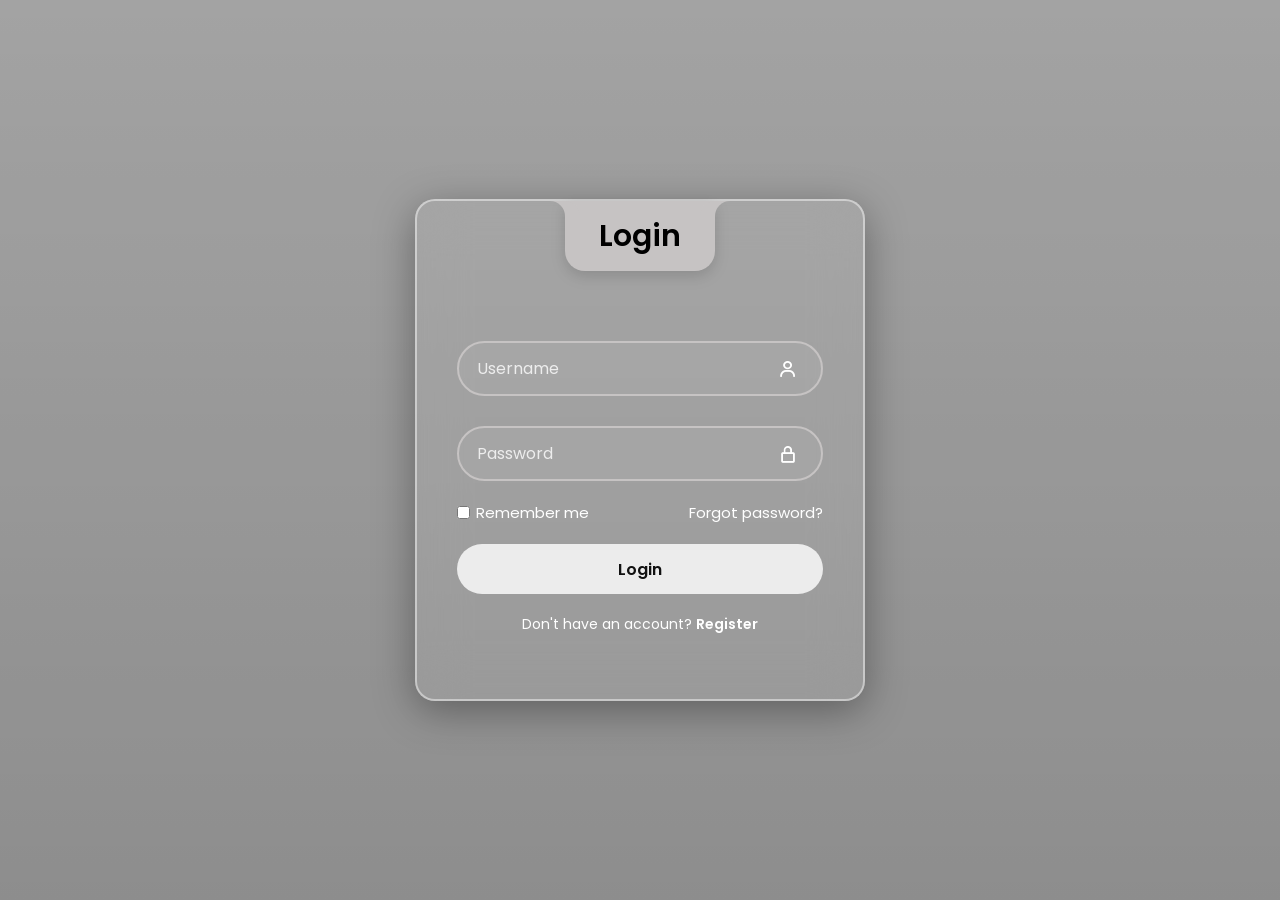
<file: index.html>
<!DOCTYPE html>
<html lang="en" >
<head>
  <meta charset="UTF-8">
  <title>Modern Login Form | CodingStella </title>
  <link rel='stylesheet' href='https://unpkg.com/boxicons@2.1.4/css/boxicons.min.css'>
<link rel='stylesheet' href='https://fonts.googleapis.com/css2?family=Poppins&amp;display=swap'><link rel="stylesheet" href="./style.css">

</head>
<body>
<!-- partial:index.partial.html -->
<div class="wrapper">
  <div class="login_box">
    <div class="login-header">
      <span>Login</span>
    </div>

    <div class="input_box">
      <input type="text" id="user" class="input-field" required>
      <label for="user" class="label">Username</label>
      <i class="bx bx-user icon"></i>
    </div>

    <div class="input_box">
      <input type="password" id="pass" class="input-field" required>
      <label for="pass" class="label">Password</label>
      <i class="bx bx-lock-alt icon"></i>
    </div>

    <div class="remember-forgot">
      <div class="remember-me">
        <input type="checkbox" id="remember">
        <label for="remember">Remember me</label>
      </div>

      <div class="forgot">
        <a href="#">Forgot password?</a>
      </div>
    </div>

<div class="input_box">
    <button type="button" class="input-submit" onclick="login()">
        Login
    </button>
</div>

    <div class="register">
      <span>Don't have an account? <a href="#">Register</a></span>
    </div>
  </div>
</div>
<!-- partial -->
  
</body>
<script>
function login() {
    const username = document.getElementById("user").value;
    const password = document.getElementById("pass").value;

    if (username === "" || password === "") {
        alert("Please enter username and password.");
        return;
    }

    // Save username
    localStorage.setItem("username", username);

    // Open dashboard
    window.location.href = "dashboard.html";
}
</script>
</html>
</file>
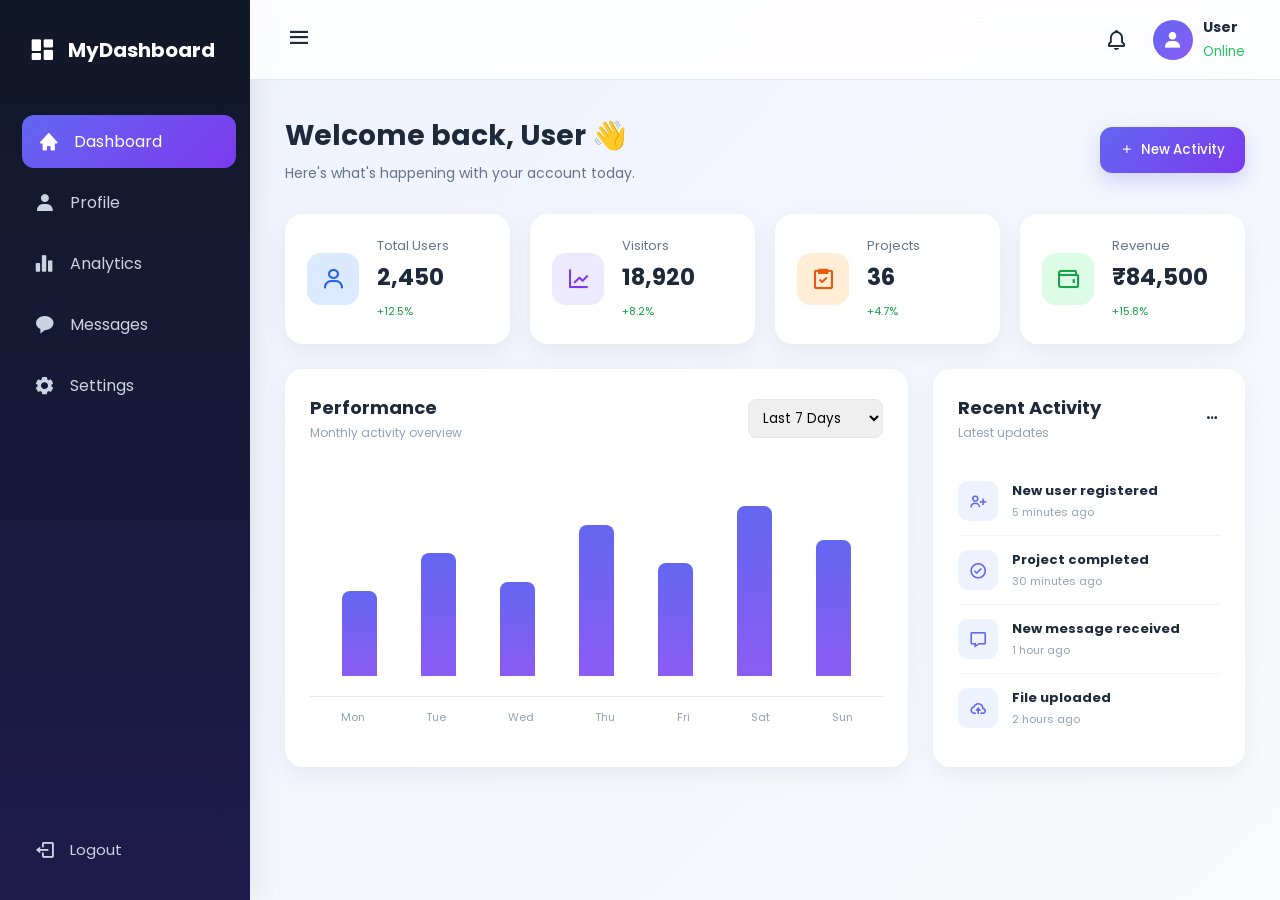
<file: dashboard.html>
<!DOCTYPE html>
<html lang="en">

<head>

    <meta charset="UTF-8">

    <meta name="viewport"
          content="width=device-width, initial-scale=1.0">

    <title>Dashboard</title>

    <!-- Boxicons -->
    <link rel="stylesheet"
          href="https://unpkg.com/boxicons@2.1.4/css/boxicons.min.css">

    <!-- Google Font -->
    <link rel="preconnect"
          href="https://fonts.googleapis.com">

    <link rel="preconnect"
          href="https://fonts.gstatic.com"
          crossorigin>

    <link href="https://fonts.googleapis.com/css2?family=Poppins:wght@400;500;600;700&display=swap"
          rel="stylesheet">

    <link rel="stylesheet"
          href="dashboard.css">

</head>

<body>

<!-- ================= SIDEBAR ================= -->

<aside class="sidebar">

    <div class="logo">
        <i class="bx bxs-dashboard"></i>
        <span>MyDashboard</span>
    </div>

    <nav>

        <a href="#" class="active">
            <i class="bx bxs-home"></i>
            <span>Dashboard</span>
        </a>

        <a href="#">
            <i class="bx bxs-user"></i>
            <span>Profile</span>
        </a>

        <a href="#">
            <i class="bx bxs-bar-chart-alt-2"></i>
            <span>Analytics</span>
        </a>

        <a href="#">
            <i class="bx bxs-message-rounded"></i>
            <span>Messages</span>
        </a>

        <a href="#">
            <i class="bx bxs-cog"></i>
            <span>Settings</span>
        </a>

    </nav>

    <button class="logout"
            onclick="logout()">

        <i class="bx bx-log-out"></i>

        <span>Logout</span>

    </button>

</aside>


<!-- ================= MAIN ================= -->

<main class="main">

    <!-- TOP BAR -->

    <header class="topbar">

        <div class="menu">
            <i class="bx bx-menu"></i>
        </div>

        <div class="top-right">

            <i class="bx bx-bell notification"></i>

            <div class="profile">

                <div class="profile-image">
                    <i class="bx bxs-user"></i>
                </div>

                <div>
                    <strong id="username">
                        User
                    </strong>

                    <small>Online</small>
                </div>

            </div>

        </div>

    </header>


    <!-- CONTENT -->

    <section class="content">

        <div class="welcome">

            <div>

                <h1>
                    Welcome back,
                    <span id="welcomeUser">
                        User
                    </span> 👋
                </h1>

                <p>
                    Here's what's happening with your account today.
                </p>

            </div>

            <button class="action-btn">
                <i class="bx bx-plus"></i>
                New Activity
            </button>

        </div>


        <!-- ================= CARDS ================= -->

        <div class="cards">

            <div class="card">

                <div class="card-icon blue">
                    <i class="bx bx-user"></i>
                </div>

                <div>
                    <p>Total Users</p>
                    <h2>2,450</h2>
                    <span class="increase">
                        +12.5%
                    </span>
                </div>

            </div>


            <div class="card">

                <div class="card-icon purple">
                    <i class="bx bx-line-chart"></i>
                </div>

                <div>
                    <p>Visitors</p>
                    <h2>18,920</h2>
                    <span class="increase">
                        +8.2%
                    </span>
                </div>

            </div>


            <div class="card">

                <div class="card-icon orange">
                    <i class="bx bx-task"></i>
                </div>

                <div>
                    <p>Projects</p>
                    <h2>36</h2>
                    <span class="increase">
                        +4.7%
                    </span>
                </div>

            </div>


            <div class="card">

                <div class="card-icon green">
                    <i class="bx bx-wallet"></i>
                </div>

                <div>
                    <p>Revenue</p>
                    <h2>₹84,500</h2>
                    <span class="increase">
                        +15.8%
                    </span>
                </div>

            </div>

        </div>


        <!-- ================= BOTTOM SECTION ================= -->

        <div class="dashboard-grid">


            <!-- CHART -->

            <div class="panel chart-panel">

                <div class="panel-header">

                    <div>
                        <h3>Performance</h3>
                        <p>Monthly activity overview</p>
                    </div>

                    <select>
                        <option>Last 7 Days</option>
                        <option>Last 30 Days</option>
                        <option>Last 6 Months</option>
                    </select>

                </div>

                <div class="chart">

                    <div class="bar"
                         style="height:45%">
                    </div>

                    <div class="bar"
                         style="height:65%">
                    </div>

                    <div class="bar"
                         style="height:50%">
                    </div>

                    <div class="bar"
                         style="height:80%">
                    </div>

                    <div class="bar"
                         style="height:60%">
                    </div>

                    <div class="bar"
                         style="height:90%">
                    </div>

                    <div class="bar"
                         style="height:72%">
                    </div>

                </div>

                <div class="days">

                    <span>Mon</span>
                    <span>Tue</span>
                    <span>Wed</span>
                    <span>Thu</span>
                    <span>Fri</span>
                    <span>Sat</span>
                    <span>Sun</span>

                </div>

            </div>


            <!-- RECENT ACTIVITY -->

            <div class="panel">

                <div class="panel-header">

                    <div>

                        <h3>Recent Activity</h3>

                        <p>
                            Latest updates
                        </p>

                    </div>

                    <i class="bx bx-dots-horizontal-rounded"></i>

                </div>


                <div class="activity">

                    <div class="activity-icon">
                        <i class="bx bx-user-plus"></i>
                    </div>

                    <div>
                        <strong>New user registered</strong>
                        <small>5 minutes ago</small>
                    </div>

                </div>


                <div class="activity">

                    <div class="activity-icon">
                        <i class="bx bx-check-circle"></i>
                    </div>

                    <div>
                        <strong>Project completed</strong>
                        <small>30 minutes ago</small>
                    </div>

                </div>


                <div class="activity">

                    <div class="activity-icon">
                        <i class="bx bx-message"></i>
                    </div>

                    <div>
                        <strong>New message received</strong>
                        <small>1 hour ago</small>
                    </div>

                </div>


                <div class="activity">

                    <div class="activity-icon">
                        <i class="bx bx-cloud-upload"></i>
                    </div>

                    <div>
                        <strong>File uploaded</strong>
                        <small>2 hours ago</small>
                    </div>

                </div>

            </div>

        </div>

    </section>

</main>


<script>

    // Get username from login
    const username =
        localStorage.getItem("username") || "User";

    document.getElementById("username").textContent =
        username;

    document.getElementById("welcomeUser").textContent =
        username;


    // Logout
    function logout() {

        localStorage.removeItem("username");

        window.location.href = "index.html";

    }

</script>

</body>

</html>
</file>
<file: style.css>
* {
  margin: 0;
  padding: 0;
  box-sizing: border-box;
  font-family: "Poppins", sans-serif;
}

:root {
  --primary-color: #c6c3c3;
  --second-color: #ffffff;
  --black-color: #000000;
}

body {
  min-height: 100vh;

  background-image:
    linear-gradient(
      rgba(0, 0, 0, 0.25),
      rgba(0, 0, 0, 0.35)
    ),
    url("https://codingstella.com/wp-content/uploads/2024/01/download-6-scaled.jpeg");

  background-position: center;
  background-size: cover;
  background-repeat: no-repeat;
  background-attachment: fixed;
}

a {
  text-decoration: none;
  color: var(--second-color);
}

a:hover {
  text-decoration: underline;
}


/* =========================
   MAIN WRAPPER
========================= */

.wrapper {
  width: 100%;
  min-height: 100vh;

  display: flex;
  justify-content: center;
  align-items: center;

  padding: 20px;

  background: rgba(0, 0, 0, 0.15);
}


/* =========================
   LOGIN BOX
========================= */

.login_box {
  position: relative;

  width: 450px;

  padding: 7.5em 2.5em 4em;

  color: var(--second-color);

  border: 2px solid rgba(255, 255, 255, 0.45);
  border-radius: 20px;

  background: rgba(255, 255, 255, 0.08);

  backdrop-filter: blur(25px);
  -webkit-backdrop-filter: blur(25px);

  box-shadow:
    0 10px 40px rgba(0, 0, 0, 0.35);

  animation: loginAnimation 0.7s ease;
}


/* =========================
   LOGIN HEADER
========================= */

.login-header {
  position: absolute;

  top: 0;
  left: 50%;

  transform: translateX(-50%);

  width: 150px;
  height: 70px;

  display: flex;
  align-items: center;
  justify-content: center;

  background: var(--primary-color);

  border-radius: 0 0 20px 20px;

  box-shadow:
    0 5px 15px rgba(0, 0, 0, 0.15);
}

.login-header span {
  font-size: 30px;

  font-weight: 600;

  color: var(--black-color);
}


/* Header left decoration */

.login-header::before {
  content: "";

  position: absolute;

  top: 0;
  left: -30px;

  width: 30px;
  height: 30px;

  border-top-right-radius: 50%;

  background: transparent;

  box-shadow:
    15px 0 0 0 var(--primary-color);
}


/* Header right decoration */

.login-header::after {
  content: "";

  position: absolute;

  top: 0;
  right: -30px;

  width: 30px;
  height: 30px;

  border-top-left-radius: 50%;

  background: transparent;

  box-shadow:
    -15px 0 0 0 var(--primary-color);
}


/* =========================
   INPUT BOX
========================= */

.input_box {
  position: relative;

  display: flex;
  flex-direction: column;

  margin: 20px 0;
}


/* Input */

.input-field {
  width: 100%;
  height: 55px;

  padding: 0 50px 0 20px;

  font-size: 16px;

  color: var(--second-color);

  background: rgba(255, 255, 255, 0.05);

  border: 2px solid var(--primary-color);

  border-radius: 30px;

  outline: none;

  transition: 0.3s;
}


/* Input focus */

.input-field:focus {
  border-color: #ffffff;

  background: rgba(255, 255, 255, 0.12);

  box-shadow:
    0 0 15px rgba(255, 255, 255, 0.15);
}


/* Username spacing */

#user {
  margin-bottom: 10px;
}


/* =========================
   FLOATING LABEL
========================= */

.label {
  position: absolute;

  top: 15px;
  left: 20px;

  color: rgba(255, 255, 255, 0.8);

  pointer-events: none;

  transition: 0.2s ease;
}


/* IMPORTANT:
   ~ selects the label sibling */

.input-field:focus ~ .label,
.input-field:valid ~ .label {
  top: -10px;
  left: 20px;

  padding: 0 10px;

  font-size: 14px;

  color: var(--black-color);

  background: var(--primary-color);

  border-radius: 30px;
}


/* =========================
   ICON
========================= */

.icon {
  position: absolute;

  top: 18px;
  right: 25px;

  font-size: 20px;

  color: var(--second-color);

  pointer-events: none;
}


/* =========================
   REMEMBER / FORGOT
========================= */

.remember-forgot {
  display: flex;

  justify-content: space-between;
  align-items: center;

  margin: 5px 0 20px;

  font-size: 15px;
}

.remember-me {
  display: flex;
  align-items: center;
  gap: 6px;
}

.remember-me input {
  accent-color: #ffffff;

  cursor: pointer;
}

.forgot a {
  transition: 0.2s;
}

.forgot a:hover {
  color: #c6c3c3;
}


/* =========================
   LOGIN BUTTON
========================= */

.input-submit {
  width: 100%;
  height: 50px;

  background: #ececec;

  color: #111111;

  font-size: 16px;
  font-weight: 600;

  border: none;

  border-radius: 30px;

  cursor: pointer;

  transition: 0.3s;
}

.input-submit:hover {
  background: var(--second-color);

  transform: translateY(-2px);

  box-shadow:
    0 8px 20px rgba(0, 0, 0, 0.25);
}

.input-submit:active {
  transform: scale(0.98);
}


/* =========================
   REGISTER
========================= */

.register {
  text-align: center;

  margin-top: 10px;

  font-size: 14px;
}

.register a {
  font-weight: 600;

  transition: 0.2s;
}

.register a:hover {
  color: #c6c3c3;
}


/* =========================
   ANIMATION
========================= */

@keyframes loginAnimation {
  from {
    opacity: 0;
    transform: translateY(30px);
  }

  to {
    opacity: 1;
    transform: translateY(0);
  }
}


/* =========================
   MOBILE
========================= */

@media only screen and (max-width: 564px) {

  .wrapper {
    padding: 20px;
  }

  .login_box {
    width: 100%;

    padding:
      7.5em
      1.5em
      4em
      1.5em;
  }

  .login-header {
    width: 135px;
  }

  .login-header span {
    font-size: 26px;
  }

  .remember-forgot {
    font-size: 13px;
  }
}
</file>
<file: dashboard.css>
* {
    margin: 0;
    padding: 0;
    box-sizing: border-box;

    font-family: "Poppins", sans-serif;
}

body {
    min-height: 100vh;

    background:
        linear-gradient(
            135deg,
            #eef2ff,
            #f8fafc
        );

    color: #1e293b;
}


/* ================= SIDEBAR ================= */

.sidebar {

    position: fixed;

    left: 0;
    top: 0;

    width: 250px;
    height: 100vh;

    padding: 25px 18px;

    background:
        linear-gradient(
            180deg,
            #111827,
            #1e1b4b
        );

    color: white;

    display: flex;
    flex-direction: column;

    box-shadow:
        5px 0 25px rgba(0,0,0,0.08);
}


/* Logo */

.logo {

    display: flex;
    align-items: center;

    gap: 12px;

    padding: 10px;

    margin-bottom: 40px;

    font-size: 20px;

    font-weight: 700;
}

.logo i {
    font-size: 28px;
}


/* Navigation */

nav {
    display: flex;
    flex-direction: column;

    gap: 8px;
}

nav a {

    display: flex;
    align-items: center;

    gap: 15px;

    padding: 14px 16px;

    color: #cbd5e1;

    text-decoration: none;

    border-radius: 12px;

    transition: 0.3s;
}

nav a i {
    font-size: 21px;
}

nav a:hover,
nav a.active {

    color: white;

    background:
        linear-gradient(
            135deg,
            #6366f1,
            #7c3aed
        );

    transform: translateX(4px);
}


/* Logout */

.logout {

    margin-top: auto;

    display: flex;
    align-items: center;

    gap: 15px;

    padding: 14px 16px;

    color: #cbd5e1;

    background: transparent;

    border: none;

    cursor: pointer;

    font-size: 15px;

    border-radius: 12px;

    text-align: left;

    transition: 0.3s;
}

.logout:hover {

    background: rgba(255,255,255,0.1);

    color: white;
}

.logout i {
    font-size: 21px;
}


/* ================= MAIN ================= */

.main {

    margin-left: 250px;

    min-height: 100vh;
}


/* ================= TOPBAR ================= */

.topbar {

    height: 80px;

    padding: 0 35px;

    display: flex;
    align-items: center;
    justify-content: space-between;

    background: rgba(255,255,255,0.8);

    backdrop-filter: blur(15px);

    border-bottom: 1px solid #e2e8f0;
}

.menu {
    font-size: 27px;

    cursor: pointer;
}

.top-right {

    display: flex;

    align-items: center;

    gap: 25px;
}

.notification {

    font-size: 23px;

    cursor: pointer;
}

.profile {

    display: flex;

    align-items: center;

    gap: 10px;
}

.profile-image {

    width: 40px;
    height: 40px;

    border-radius: 50%;

    display: flex;

    align-items: center;
    justify-content: center;

    background:
        linear-gradient(
            135deg,
            #6366f1,
            #8b5cf6
        );

    color: white;

    font-size: 20px;
}

.profile strong {
    display: block;

    font-size: 14px;
}

.profile small {
    color: #22c55e;
}


/* ================= CONTENT ================= */

.content {

    padding: 35px;
}


/* Welcome */

.welcome {

    display: flex;

    justify-content: space-between;

    align-items: center;

    margin-bottom: 30px;
}

.welcome h1 {

    font-size: 28px;

    margin-bottom: 6px;
}

.welcome p {

    color: #64748b;

    font-size: 14px;
}


/* Action button */

.action-btn {

    border: none;

    padding: 13px 20px;

    border-radius: 12px;

    color: white;

    background:
        linear-gradient(
            135deg,
            #6366f1,
            #7c3aed
        );

    cursor: pointer;

    font-weight: 500;

    display: flex;

    align-items: center;

    gap: 8px;

    box-shadow:
        0 8px 20px rgba(99,102,241,0.25);

    transition: 0.3s;
}

.action-btn:hover {

    transform: translateY(-2px);
}


/* ================= CARDS ================= */

.cards {

    display: grid;

    grid-template-columns:
        repeat(4, 1fr);

    gap: 20px;

    margin-bottom: 25px;
}


.card {

    padding: 22px;

    display: flex;

    align-items: center;

    gap: 18px;

    background: white;

    border-radius: 18px;

    box-shadow:
        0 8px 25px rgba(15,23,42,0.06);

    transition: 0.3s;
}

.card:hover {

    transform: translateY(-5px);

    box-shadow:
        0 15px 35px rgba(15,23,42,0.1);
}


/* Card icons */

.card-icon {

    width: 52px;
    height: 52px;

    border-radius: 14px;

    display: flex;

    align-items: center;
    justify-content: center;

    font-size: 25px;
}

.blue {
    background: #dbeafe;
    color: #2563eb;
}

.purple {
    background: #ede9fe;
    color: #7c3aed;
}

.orange {
    background: #ffedd5;
    color: #ea580c;
}

.green {
    background: #dcfce7;
    color: #16a34a;
}


.card p {

    font-size: 13px;

    color: #64748b;

    margin-bottom: 4px;
}

.card h2 {

    font-size: 23px;

    margin-bottom: 3px;
}

.increase {

    font-size: 11px;

    color: #16a34a;
}


/* ================= GRID ================= */

.dashboard-grid {

    display: grid;

    grid-template-columns:
        2fr 1fr;

    gap: 25px;
}


/* Panels */

.panel {

    background: white;

    border-radius: 18px;

    padding: 25px;

    box-shadow:
        0 8px 25px rgba(15,23,42,0.06);
}


/* Panel Header */

.panel-header {

    display: flex;

    justify-content: space-between;

    align-items: center;

    margin-bottom: 25px;
}

.panel-header h3 {

    font-size: 18px;

    margin-bottom: 3px;
}

.panel-header p {

    font-size: 12px;

    color: #94a3b8;
}

.panel-header select {

    padding: 8px 10px;

    border: 1px solid #e2e8f0;

    border-radius: 8px;

    outline: none;
}


/* ================= CHART ================= */

.chart {

    height: 230px;

    display: flex;

    align-items: flex-end;

    justify-content: space-around;

    gap: 20px;

    padding: 20px;

    border-bottom: 1px solid #e2e8f0;
}

.bar {

    width: 35px;

    max-height: 100%;

    border-radius:
        8px 8px 0 0;

    background:
        linear-gradient(
            180deg,
            #6366f1,
            #8b5cf6
        );

    transition: 0.3s;
}

.bar:hover {

    transform:
        scaleY(1.05);

    filter:
        brightness(1.1);
}


/* Days */

.days {

    display: flex;

    justify-content: space-around;

    padding-top: 12px;

    font-size: 11px;

    color: #94a3b8;
}


/* ================= ACTIVITY ================= */

.activity {

    display: flex;

    align-items: center;

    gap: 14px;

    padding: 14px 0;

    border-bottom:
        1px solid #f1f5f9;
}

.activity:last-child {
    border-bottom: none;
}

.activity-icon {

    width: 40px;
    height: 40px;

    border-radius: 10px;

    display: flex;

    align-items: center;
    justify-content: center;

    background: #eef2ff;

    color: #6366f1;

    font-size: 19px;
}

.activity strong {

    display: block;

    font-size: 13px;
}

.activity small {

    display: block;

    margin-top: 3px;

    font-size: 11px;

    color: #94a3b8;
}


/* ================= RESPONSIVE ================= */

@media (max-width: 1100px) {

    .cards {

        grid-template-columns:
            repeat(2, 1fr);
    }

    .dashboard-grid {

        grid-template-columns: 1fr;
    }
}


@media (max-width: 750px) {

    .sidebar {

        width: 70px;

        padding: 20px 10px;
    }

    .logo span,
    nav span,
    .logout span {

        display: none;
    }

    .logo {

        justify-content: center;
    }

    nav a,
    .logout {

        justify-content: center;
    }

    .main {

        margin-left: 70px;
    }

    .content {

        padding: 20px;
    }

    .welcome {

        align-items: flex-start;

        gap: 15px;

        flex-direction: column;
    }
}


@media (max-width: 550px) {

    .cards {

        grid-template-columns: 1fr;
    }

    .topbar {

        padding: 0 20px;
    }

    .content {

        padding: 15px;
    }

    .welcome h1 {

        font-size: 22px;
    }

    .chart {

        gap: 8px;
    }

    .bar {

        width: 25px;
    }
}
</file>
